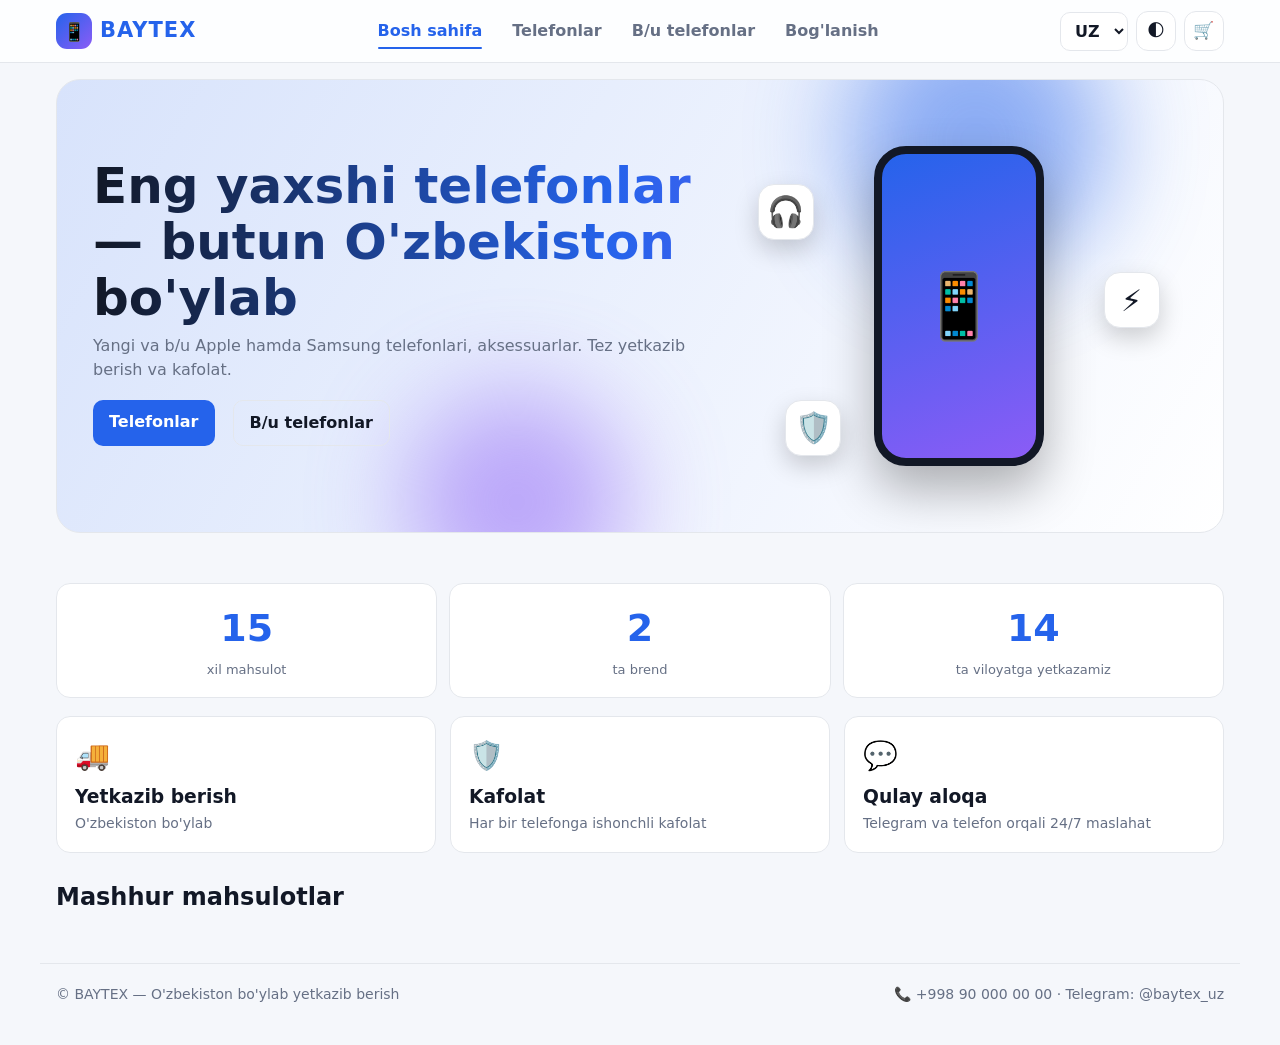
<file: index.html>
<!DOCTYPE html>
<html lang="uz">
<head>
<meta charset="utf-8">
<meta name="viewport" content="width=device-width, initial-scale=1, viewport-fit=cover">
<title>BAYTEX</title>
<link rel="stylesheet" href="style.css">
<script>try{var t=localStorage.getItem("theme");if(t)document.documentElement.dataset.theme=t}catch(e){}</script>
</head>
<body data-page="home">
<div id="hdr"></div>
<section class="hero big"><div class="blob b1"></div><div class="blob b2"></div>
<div class="htxt"><h1 data-i="h_title"></h1><p data-i="h_sub"></p><div class="cta"><a class="btn" href="phones.html" data-i="nav_phones"></a><a class="btn ghost" href="used.html" data-i="nav_used"></a></div></div>
<div class="hvis"><div class="mock"><div class="scr"><span>📱</span></div></div><i class="fl f1">🎧</i><i class="fl f2">⚡</i><i class="fl f3">🛡️</i></div></section>
<div class="wrap"><div class="stats rv"><div><b id="s1">0</b><span data-i="st1"></span></div><div><b id="s2">0</b><span data-i="st2"></span></div><div><b id="s3">0</b><span data-i="st3"></span></div></div><div class="feats"><div class="feat rv"><span>🚚</span><h3 data-i="f1"></h3><p data-i="f1d"></p></div><div class="feat rv"><span>🛡️</span><h3 data-i="f2"></h3><p data-i="f2d"></p></div><div class="feat rv"><span>💬</span><h3 data-i="f3"></h3><p data-i="f3d"></p></div></div>
<h2 class="sec" data-i="top"></h2><div class="grid" id="grid"></div></div>
<div id="ftr"></div>
<script src="script.js"></script>
</body>
</html>
</file>
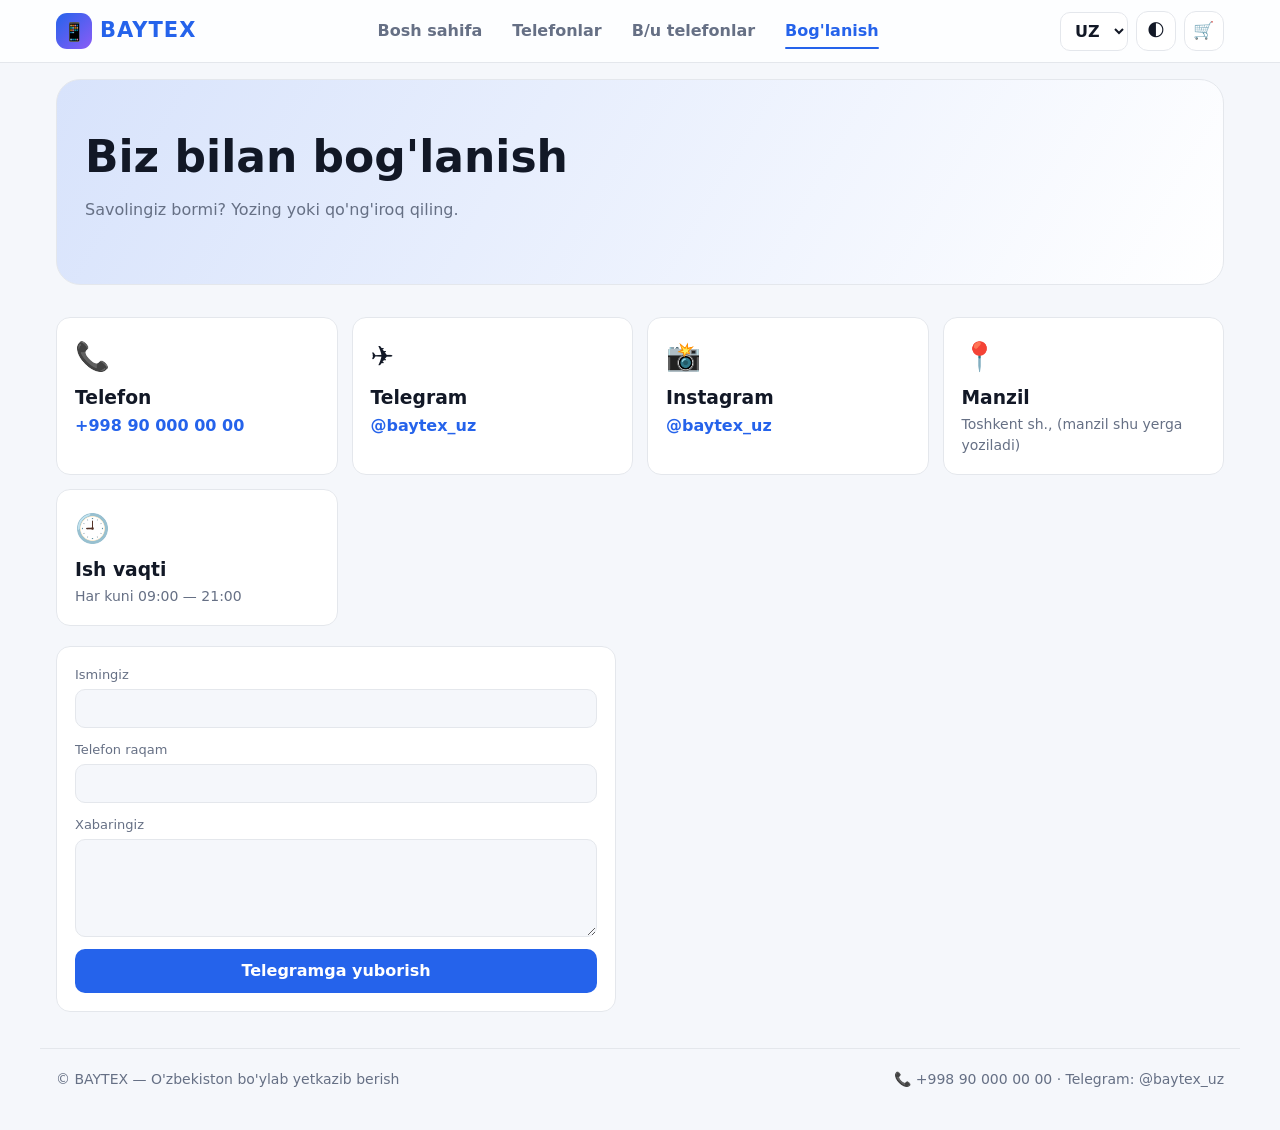
<file: contact.html>
<!DOCTYPE html>
<html lang="uz">
<head>
<meta charset="utf-8">
<meta name="viewport" content="width=device-width, initial-scale=1, viewport-fit=cover">
<title>BAYTEX</title>
<link rel="stylesheet" href="style.css">
<script>try{var t=localStorage.getItem("theme");if(t)document.documentElement.dataset.theme=t}catch(e){}</script>
</head>
<body data-page="contact">
<div id="hdr"></div>
<section class="hero"><h1 data-i="c_title"></h1><p data-i="c_sub"></p></section>
<div class="wrap"><div class="cinfo"><div class="feat rv"><span>📞</span><h3 data-i="tel"></h3><a href="tel:+998900000000">+998 90 000 00 00</a></div><div class="feat rv"><span>✈️</span><h3>Telegram</h3><a href="https://t.me/baytex_uz" target="_blank" rel="noopener">@baytex_uz</a></div><div class="feat rv"><span>📸</span><h3>Instagram</h3><a href="https://instagram.com/baytex_uz" target="_blank" rel="noopener">@baytex_uz</a></div><div class="feat rv"><span>📍</span><h3 data-i="addrL"></h3><p data-i="addrV"></p></div><div class="feat rv"><span>🕘</span><h3 data-i="hoursL"></h3><p data-i="hoursV"></p></div></div>
<div class="f rv"><label><span data-i="name"></span><input id="cName"></label><label><span data-i="phoneP"></span><input id="cPhone" type="tel"></label><label><span data-i="msg"></span><textarea id="cMsg" rows="4"></textarea></label><button class="btn" id="send" data-i="send"></button></div></div>
<div id="ftr"></div>
<script src="script.js"></script>
</body>
</html>
</file>
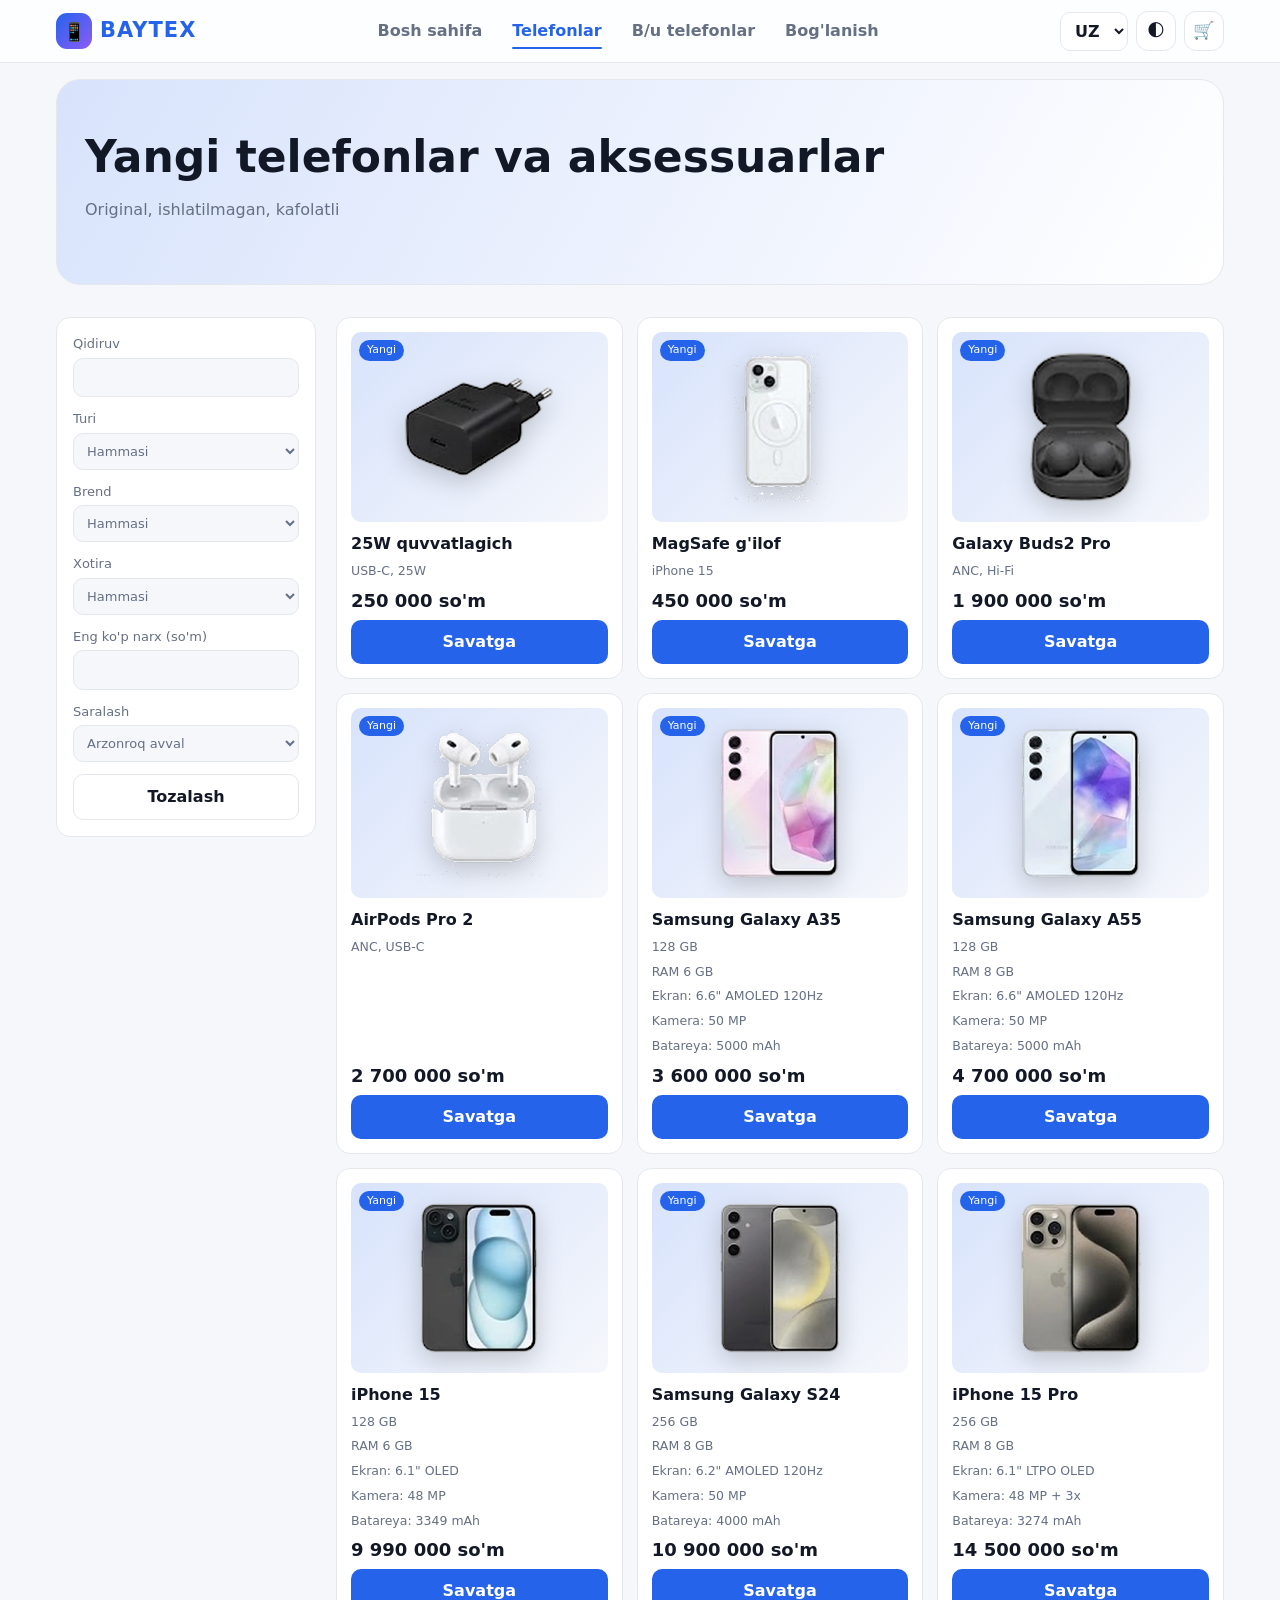
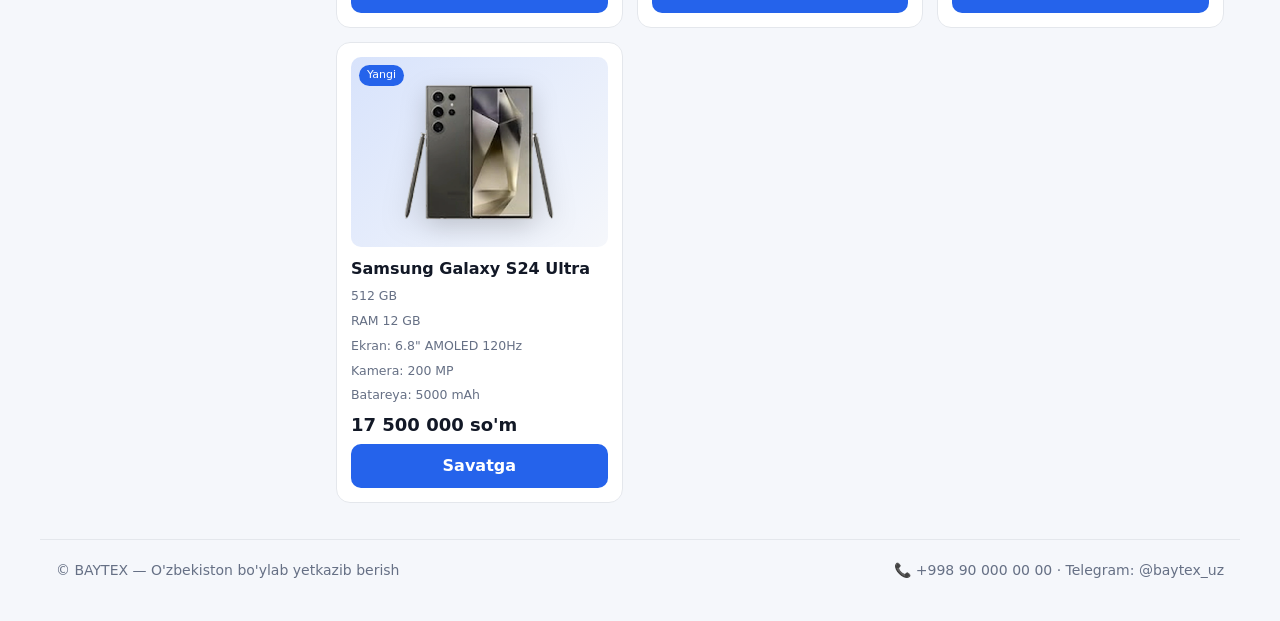
<file: phones.html>
<!DOCTYPE html>
<html lang="uz">
<head>
<meta charset="utf-8">
<meta name="viewport" content="width=device-width, initial-scale=1, viewport-fit=cover">
<title>BAYTEX</title>
<link rel="stylesheet" href="style.css">
<script>try{var t=localStorage.getItem("theme");if(t)document.documentElement.dataset.theme=t}catch(e){}</script>
</head>
<body data-page="phones">
<div id="hdr"></div>
<section class="hero"><h1 data-i="phones_title"></h1><p data-i="phones_sub"></p></section>
<div class="wrap layout"><aside class="filters" id="filters"></aside><div class="grid" id="grid"></div></div>
<div id="ftr"></div>
<script src="script.js"></script>
</body>
</html>
</file>
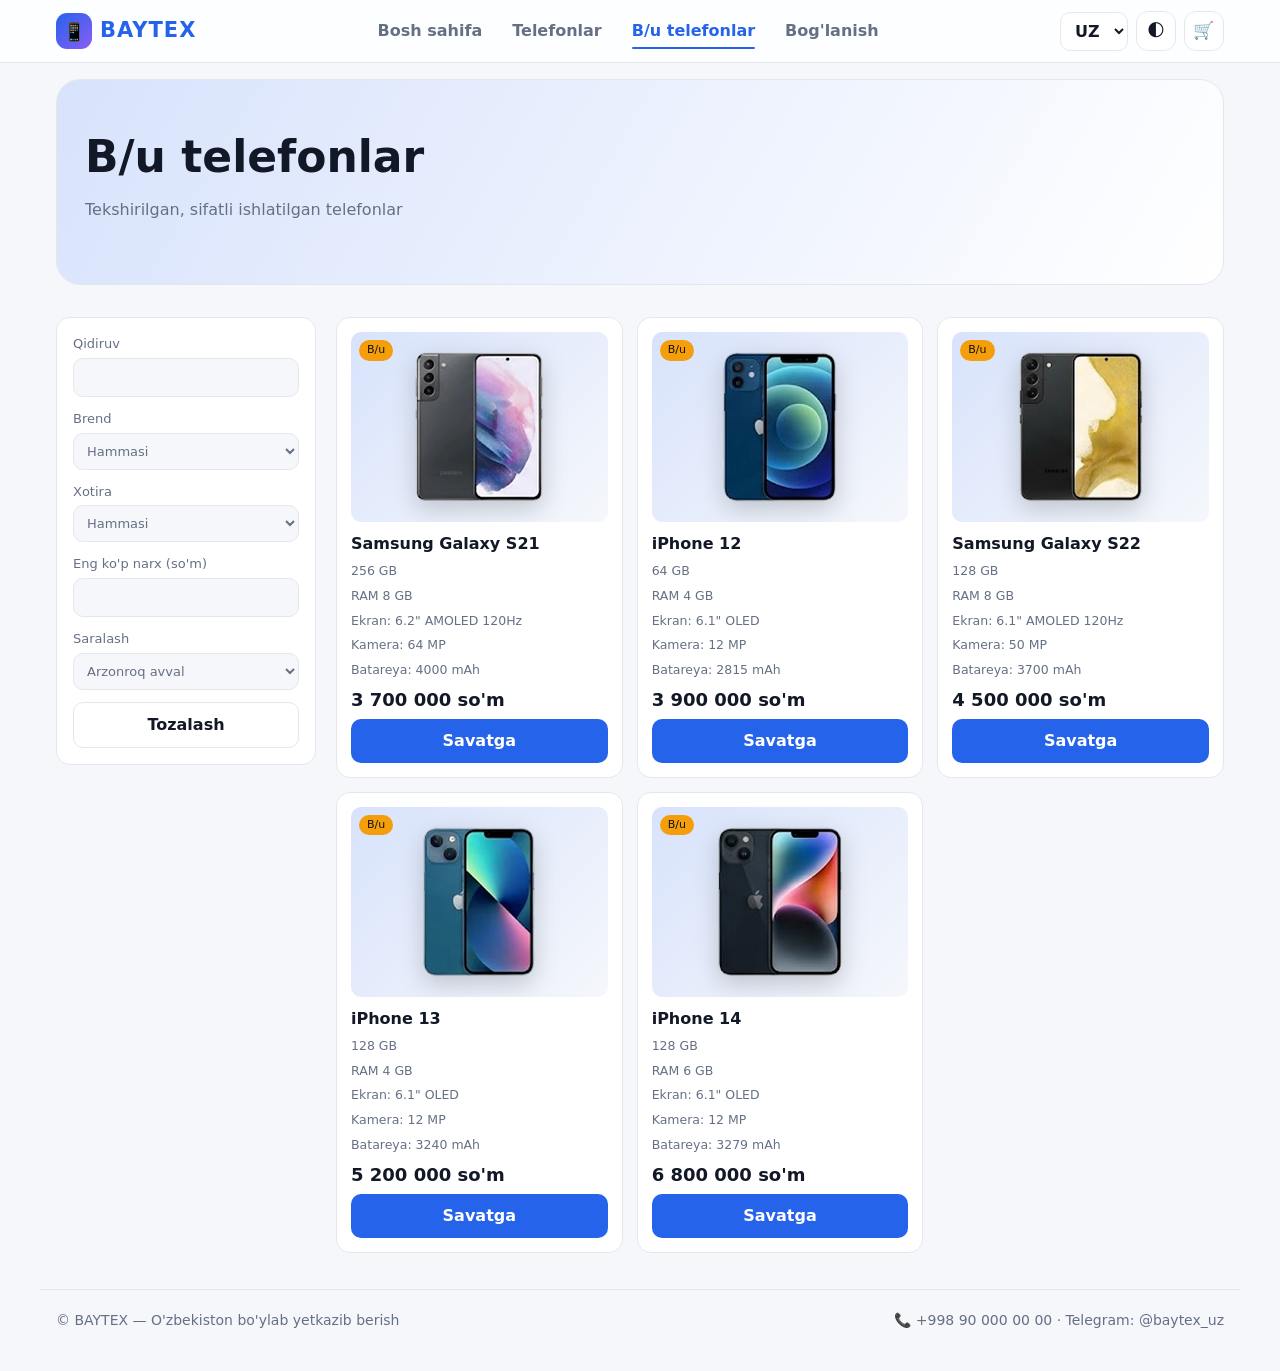
<file: used.html>
<!DOCTYPE html>
<html lang="uz">
<head>
<meta charset="utf-8">
<meta name="viewport" content="width=device-width, initial-scale=1, viewport-fit=cover">
<title>BAYTEX</title>
<link rel="stylesheet" href="style.css">
<script>try{var t=localStorage.getItem("theme");if(t)document.documentElement.dataset.theme=t}catch(e){}</script>
</head>
<body data-page="used">
<div id="hdr"></div>
<section class="hero"><h1 data-i="used_title"></h1><p data-i="used_sub"></p></section>
<div class="wrap layout"><aside class="filters" id="filters"></aside><div class="grid" id="grid"></div></div>
<div id="ftr"></div>
<script src="script.js"></script>
</body>
</html>
</file>
<file: style.css>
:root{box-sizing:border-box;padding-top:env(safe-area-inset-top,0px);padding-bottom:env(safe-area-inset-bottom,0px);--bg:#f5f7fb;--card:#fff;--tx:#121826;--mu:#667085;--bd:#e4e7ec;--ac:#2563eb;--ac2:#fff}
@media (prefers-color-scheme:dark){:root:not([data-theme="light"]){--bg:#0d1117;--card:#161b22;--tx:#e6edf3;--mu:#8b949e;--bd:#262c36;--ac:#4f8cff;--ac2:#0d1117}}
:root[data-theme="dark"]{--bg:#0d1117;--card:#161b22;--tx:#e6edf3;--mu:#8b949e;--bd:#262c36;--ac:#4f8cff;--ac2:#0d1117}
*,*:before,*:after{box-sizing:inherit}
html{scroll-padding-top:env(safe-area-inset-top,0px)}
body{margin:0;background:var(--bg);color:var(--tx);font-family:system-ui,-apple-system,"Segoe UI",Roboto,Arial,sans-serif;line-height:1.5}
a{color:inherit;text-decoration:none}
button,input,select,textarea{font:inherit;color:inherit}
header{position:sticky;top:env(safe-area-inset-top,0px);z-index:10;background:var(--card);border-bottom:1px solid var(--bd)}
.bar{max-width:1200px;margin:auto;padding:10px 16px;display:flex;align-items:center;gap:10px;flex-wrap:wrap}
.logo{font-weight:800;font-size:22px;color:var(--ac);letter-spacing:1px;margin-right:auto}
nav{display:flex;gap:4px;flex-wrap:wrap}
nav a{padding:8px 12px;border-radius:10px;font-weight:600;color:var(--mu)}
nav a.on,nav a:hover{background:var(--bg);color:var(--ac)}
.btn{display:inline-block;background:var(--ac);color:var(--ac2);border:0;border-radius:10px;padding:10px 16px;cursor:pointer;font-weight:600;text-align:center}
.ghost{background:transparent;color:var(--tx);border:1px solid var(--bd)}
.bar select{background:var(--card);border:1px solid var(--bd);border-radius:10px;padding:8px}
.wrap{max-width:1200px;margin:auto;padding:16px}
.hero{padding:36px 16px;max-width:1200px;margin:auto}
.hero h1{margin:0 0 8px;font-size:clamp(26px,5vw,44px)}
.hero p{margin:0 0 18px;color:var(--mu);max-width:640px}
.hero .btn{margin:0 8px 8px 0}
.feats{display:grid;grid-template-columns:repeat(auto-fit,minmax(220px,1fr));gap:14px;margin:10px 0 26px}
.feat{background:var(--card);border:1px solid var(--bd);border-radius:14px;padding:18px}
.feat span{font-size:28px}.feat h3{margin:6px 0 2px}.feat p{margin:0;color:var(--mu);font-size:14px}
h2.sec{margin:20px 0 12px}
.layout{display:grid;grid-template-columns:260px 1fr;gap:20px}
.filters{background:var(--card);border:1px solid var(--bd);border-radius:14px;padding:16px;align-self:start;display:grid;gap:12px}
.filters label,.f label{font-size:13px;color:var(--mu);display:grid;gap:4px}
input,select,textarea{background:var(--bg);border:1px solid var(--bd);border-radius:10px;padding:9px;width:100%}
.grid{display:grid;grid-template-columns:repeat(auto-fill,minmax(220px,1fr));gap:14px}
.card{background:var(--card);border:1px solid var(--bd);border-radius:14px;padding:14px;display:flex;flex-direction:column;gap:6px}
.pic{height:130px;border-radius:10px;background:linear-gradient(135deg,color-mix(in srgb,var(--ac) 18%,var(--card)),var(--bg));display:grid;place-items:center;font-size:56px;position:relative}
.tag{position:absolute;top:8px;left:8px;font-size:11px;background:var(--ac);color:var(--ac2);padding:2px 8px;border-radius:99px}
.tag.used{background:#f59e0b;color:#111}
.card h3{margin:4px 0 0;font-size:16px}
.spec{font-size:12.5px;color:var(--mu);margin:0}
.price{font-weight:800;font-size:18px;margin-top:auto}
.empty{grid-column:1/-1;text-align:center;color:var(--mu);padding:40px}
.cinfo{display:grid;grid-template-columns:repeat(auto-fit,minmax(230px,1fr));gap:14px;margin-bottom:20px}
.cinfo .feat a{color:var(--ac);font-weight:600}
.f{background:var(--card);border:1px solid var(--bd);border-radius:14px;padding:18px;display:grid;gap:12px;max-width:560px}
.drawer{position:fixed;inset:0 0 0 auto;width:min(400px,100%);background:var(--card);border-left:1px solid var(--bd);transform:translateX(100%);transition:.25s;z-index:20;display:flex;flex-direction:column;padding:16px;padding-top:calc(16px + env(safe-area-inset-top,0px));padding-bottom:calc(16px + env(safe-area-inset-bottom,0px))}
.drawer.open{transform:none}
.items{flex:1;overflow:auto;display:grid;gap:8px;align-content:start;margin:10px 0}
.it{display:flex;gap:8px;align-items:center;border:1px solid var(--bd);border-radius:10px;padding:8px;font-size:14px}
.it b{flex:1}
.it button{border:1px solid var(--bd);background:transparent;border-radius:8px;width:28px;height:28px;cursor:pointer}
.drawer input{margin-bottom:6px}
footer{max-width:1200px;margin:20px auto;padding:20px 16px;color:var(--mu);font-size:14px;border-top:1px solid var(--bd);display:flex;flex-wrap:wrap;gap:12px;justify-content:space-between}
@media(max-width:800px){.layout{grid-template-columns:1fr}.filters{grid-template-columns:1fr 1fr}.filters .full{grid-column:1/-1}}

/* ===== Header ===== */
header{background:color-mix(in srgb,var(--card) 82%,transparent);-webkit-backdrop-filter:blur(14px);backdrop-filter:blur(14px);z-index:30;transition:box-shadow .3s;animation:down .6s cubic-bezier(.2,.8,.2,1) both}
header.sc{box-shadow:0 8px 28px rgba(0,0,0,.14)}
.bar{flex-wrap:nowrap;gap:14px;padding:10px 16px}
.logo{display:flex;align-items:center;gap:8px;margin-right:0;font-size:21px}
.logo i{font-style:normal;width:36px;height:36px;display:grid;place-items:center;border-radius:11px;background:linear-gradient(135deg,var(--ac),#8b5cf6);font-size:18px;transition:transform .4s}
.logo:hover i{transform:rotate(-12deg) scale(1.12)}
nav{margin:0 auto;gap:2px}
nav a{position:relative;padding:9px 14px;background:none!important;transition:color .25s}
nav a:after{content:"";position:absolute;left:14px;right:14px;bottom:3px;height:2px;border-radius:2px;background:var(--ac);transform:scaleX(0);transition:transform .3s}
nav a:hover,nav a.on{color:var(--ac)}
nav a:hover:after,nav a.on:after{transform:scaleX(1)}
.tools{display:flex;align-items:center;gap:8px}
.tools select{width:auto;padding:8px 10px;font-weight:600;cursor:pointer}
.ib{position:relative;width:40px;height:40px;display:grid;place-items:center;border-radius:12px;border:1px solid var(--bd);background:var(--card);cursor:pointer;font-size:17px;padding:0;transition:transform .2s,border-color .2s,background .2s}
.ib:hover{transform:translateY(-2px);border-color:var(--ac)}
.ib:active{transform:scale(.92)}
#theme:hover{transform:rotate(180deg)}
.ib{transition:transform .35s,border-color .2s}
#cnt{position:absolute;top:-6px;right:-6px;min-width:19px;height:19px;border-radius:99px;background:#ef4444;color:#fff;font-size:11px;font-weight:700;display:none;align-items:center;justify-content:center;padding:0 4px}
#cnt.bump{animation:bump .45s}
.burger{display:none}
@media(max-width:800px){
.bar{gap:8px}.logo{margin-right:auto}.burger{display:grid}
nav{position:absolute;left:0;right:0;top:100%;margin:0;flex-direction:column;background:var(--card);border-bottom:1px solid var(--bd);padding:0 16px;max-height:0;overflow:hidden;opacity:0;pointer-events:none;transition:max-height .4s ease,opacity .3s,padding .3s}
nav.open{max-height:340px;opacity:1;padding:8px 16px 14px;pointer-events:auto;box-shadow:0 16px 28px rgba(0,0,0,.14)}
nav a{padding:13px 10px;border-radius:10px;opacity:0;transform:translateX(-14px);transition:opacity .3s,transform .3s,color .25s}
nav.open a{opacity:1;transform:none}
nav.open a:nth-child(2){transition-delay:.06s}nav.open a:nth-child(3){transition-delay:.12s}nav.open a:nth-child(4){transition-delay:.18s}
nav a:after{left:10px;right:auto;width:36px}
.burger.on{transform:rotate(90deg)}
}
/* ===== Animatsiyalar ===== */
body{animation:pg .6s ease both;overflow-x:hidden}
.rv{opacity:0}
.rv.in{opacity:1;animation:up .65s cubic-bezier(.2,.8,.2,1) var(--d,0ms) backwards}
.btn{position:relative;overflow:hidden;transition:transform .2s,box-shadow .25s,background .25s}
.btn:hover{transform:translateY(-2px);box-shadow:0 8px 20px color-mix(in srgb,var(--ac) 35%,transparent)}
.btn:active{transform:scale(.96)}
.btn:after{content:"";position:absolute;top:0;left:-70%;width:50%;height:100%;background:linear-gradient(100deg,transparent,rgba(255,255,255,.35),transparent);transform:skewX(-20deg);transition:left .6s}
.btn:hover:after{left:130%}
.card,.feat{transition:transform .3s,box-shadow .3s,border-color .3s}
.card:hover,.feat:hover{transform:translateY(-6px);box-shadow:0 14px 32px rgba(0,0,0,.14);border-color:var(--ac)}
.pic span:last-child,.pic{transition:transform .3s}
.card:hover .pic{animation:wob .7s}
input:focus,select:focus,textarea:focus{outline:none;border-color:var(--ac);box-shadow:0 0 0 3px color-mix(in srgb,var(--ac) 25%,transparent)}
input,select,textarea{transition:border-color .2s,box-shadow .2s}
.ov{position:fixed;inset:0;background:rgba(0,0,0,.45);opacity:0;pointer-events:none;transition:opacity .3s;z-index:19;-webkit-backdrop-filter:blur(2px);backdrop-filter:blur(2px)}
.ov.open{opacity:1;pointer-events:auto}
.drawer{transition:transform .4s cubic-bezier(.2,.8,.2,1)}
.it{animation:up .35s both}
.toast{position:fixed;left:50%;bottom:calc(24px + env(safe-area-inset-bottom,0px));transform:translateX(-50%);background:var(--tx);color:var(--bg);padding:11px 20px;border-radius:99px;font-weight:600;z-index:40;box-shadow:0 10px 30px rgba(0,0,0,.3);animation:toast .4s cubic-bezier(.2,.8,.2,1)}
.toast.out{opacity:0;transform:translate(-50%,12px);transition:.35s}
/* ===== Hero ===== */
.hero{position:relative;overflow:hidden;max-width:1168px;margin:16px auto;padding:44px 28px;border-radius:24px;background:linear-gradient(120deg,color-mix(in srgb,var(--ac) 18%,var(--card)),var(--card),color-mix(in srgb,#8b5cf6 14%,var(--card)));background-size:200% 200%;animation:grad 10s ease infinite;border:1px solid var(--bd)}
.hero>*{position:relative;z-index:1}
.hero h1{animation:up .8s .1s backwards}.hero p{animation:up .8s .25s backwards}.hero .cta,.hero>.btn{animation:up .8s .4s backwards}
.hero.big{display:grid;grid-template-columns:1.15fr .85fr;gap:20px;align-items:center;padding:56px 36px}
.hero.big h1{font-size:clamp(28px,5vw,50px);line-height:1.12;background:linear-gradient(90deg,var(--tx),var(--ac),#8b5cf6,var(--tx));background-size:250% auto;-webkit-background-clip:text;background-clip:text;-webkit-text-fill-color:transparent;animation:up .8s .1s backwards,shine 6s linear infinite}
.cta{display:flex;flex-wrap:wrap;gap:10px}
.blob{position:absolute!important;border-radius:50%;filter:blur(50px);opacity:.5;z-index:0!important}
.b1{width:260px;height:260px;background:var(--ac);top:-70px;right:10%;animation:blob 9s ease-in-out infinite}
.b2{width:220px;height:220px;background:#8b5cf6;bottom:-80px;left:30%;animation:blob 11s ease-in-out infinite reverse}
.hvis{position:relative;height:340px;display:grid;place-items:center}
.mock{width:170px;height:320px;border-radius:32px;border:8px solid var(--tx);background:linear-gradient(160deg,var(--ac),#8b5cf6);display:grid;place-items:center;box-shadow:0 24px 50px rgba(0,0,0,.3);animation:float 4s ease-in-out infinite}
.mock .scr{font-size:64px;animation:pulse 2.4s ease-in-out infinite}
.fl{position:absolute;font-style:normal;font-size:30px;background:var(--card);border:1px solid var(--bd);width:56px;height:56px;border-radius:16px;display:grid;place-items:center;box-shadow:0 10px 24px rgba(0,0,0,.18)}
.f1{left:6%;top:14%;animation:float 3.4s ease-in-out infinite}.f2{right:6%;top:40%;animation:float 4.2s ease-in-out -1s infinite}.f3{left:12%;bottom:6%;animation:float 3.8s ease-in-out -2s infinite}
.stats{display:grid;grid-template-columns:repeat(3,1fr);gap:12px;margin:18px 0}
.stats div{background:var(--card);border:1px solid var(--bd);border-radius:14px;padding:16px;text-align:center}
.stats b{display:block;font-size:clamp(26px,5vw,38px);color:var(--ac)}
.stats span{color:var(--mu);font-size:13px}
@media(max-width:800px){.hero{margin:12px;padding:30px 18px}.hero.big{grid-template-columns:1fr;padding:34px 18px}.hvis{height:280px}.mock{width:140px;height:260px}}
@keyframes down{from{transform:translateY(-100%);opacity:0}}
@keyframes pg{from{opacity:0}}
@keyframes up{from{opacity:0;transform:translateY(26px)}}
@keyframes grad{50%{background-position:100% 50%}}
@keyframes shine{to{background-position:250% center}}
@keyframes float{50%{transform:translateY(-16px)}}
@keyframes pulse{50%{transform:scale(1.15)}}
@keyframes blob{50%{transform:translate(40px,30px) scale(1.2)}}
@keyframes bump{40%{transform:scale(1.7)}}
@keyframes wob{25%{transform:rotate(-3deg) scale(1.03)}75%{transform:rotate(3deg) scale(1.03)}}
@keyframes toast{from{opacity:0;transform:translate(-50%,20px)}}
@media(prefers-reduced-motion:reduce){*,*:before,*:after{animation:none!important;transition:none!important}.rv{opacity:1}}

/* ===== Mahsulot rasmlari ===== */
.pic{height:190px;font-size:0}
.pic{overflow:hidden}
.pic img{position:absolute;inset:0;width:100%;height:100%;object-fit:contain;padding:14px;box-sizing:border-box;transition:transform .4s cubic-bezier(.2,.8,.2,1);filter:drop-shadow(0 8px 12px rgba(0,0,0,.18))}
.card:hover .pic img{transform:scale(1.08) translateY(-3px)}
.it img{width:44px;height:44px;object-fit:contain;flex:none}
.tag{z-index:2}
</file>
